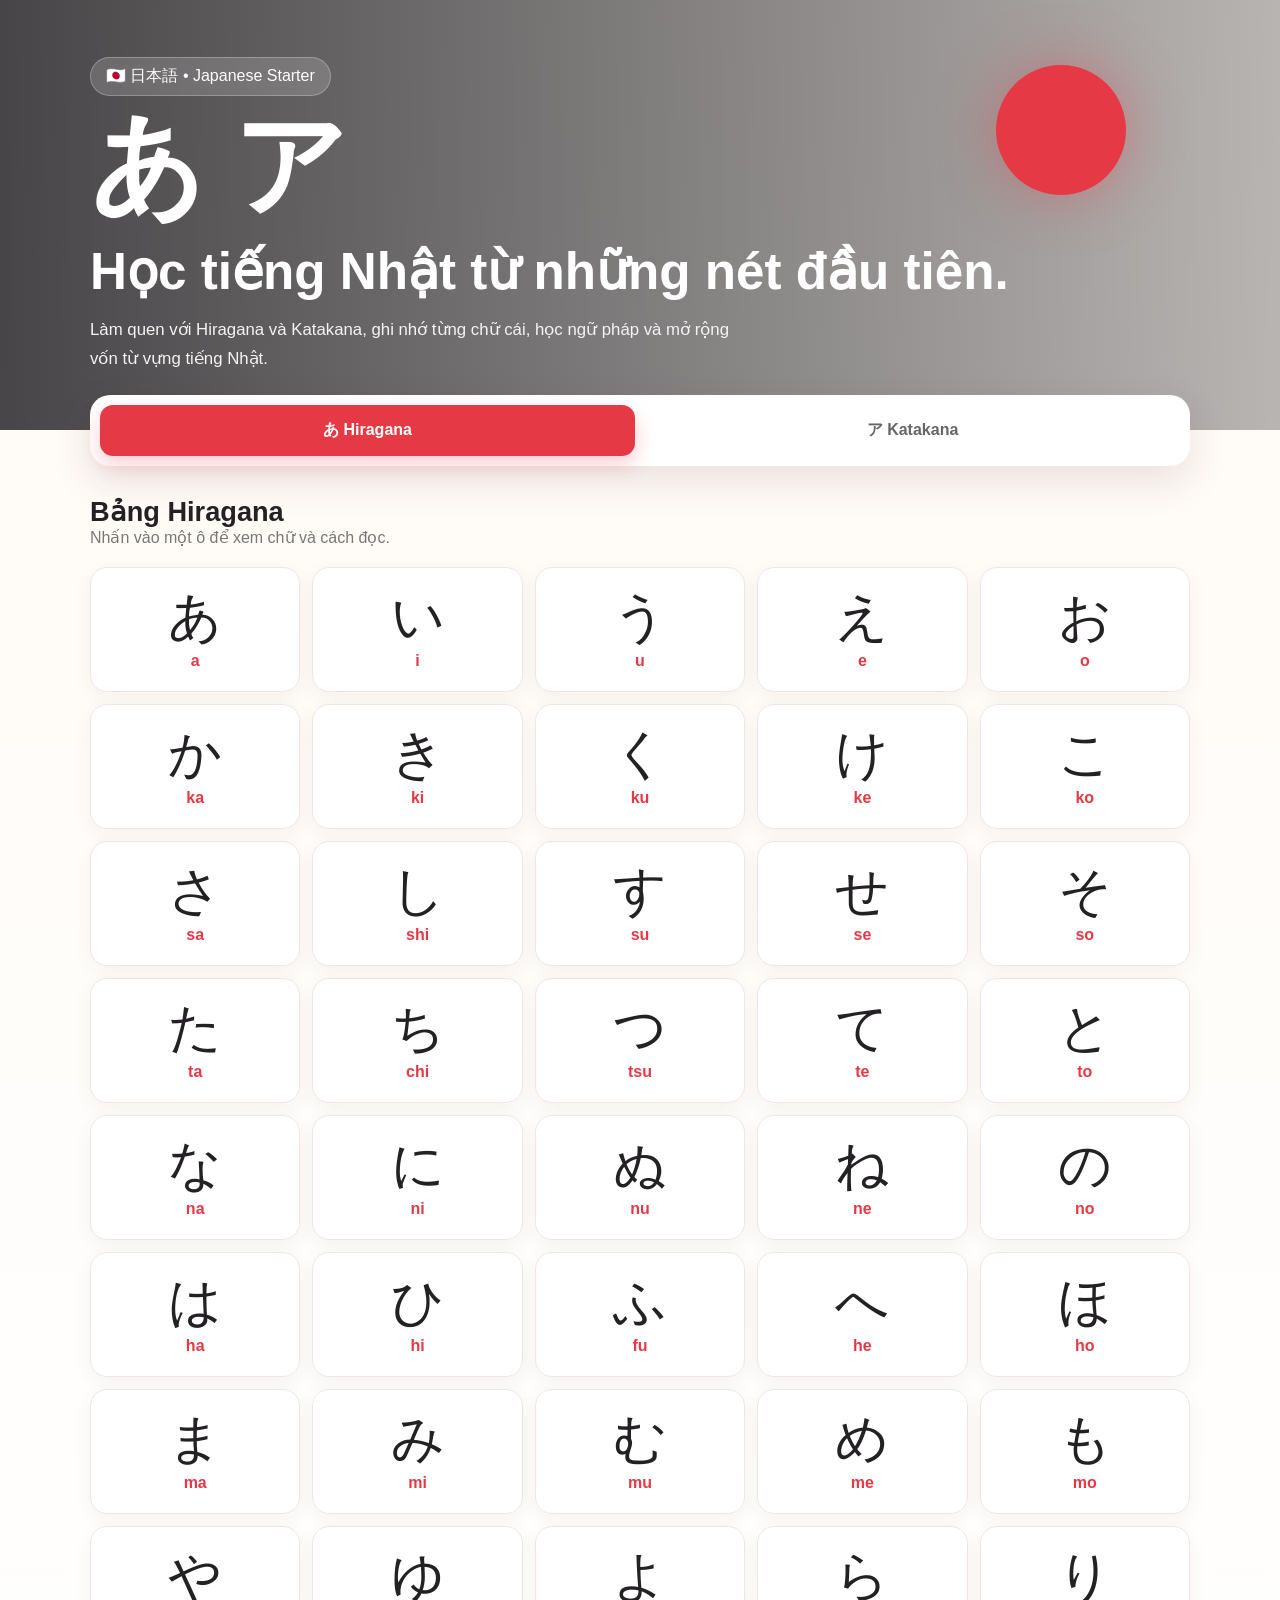
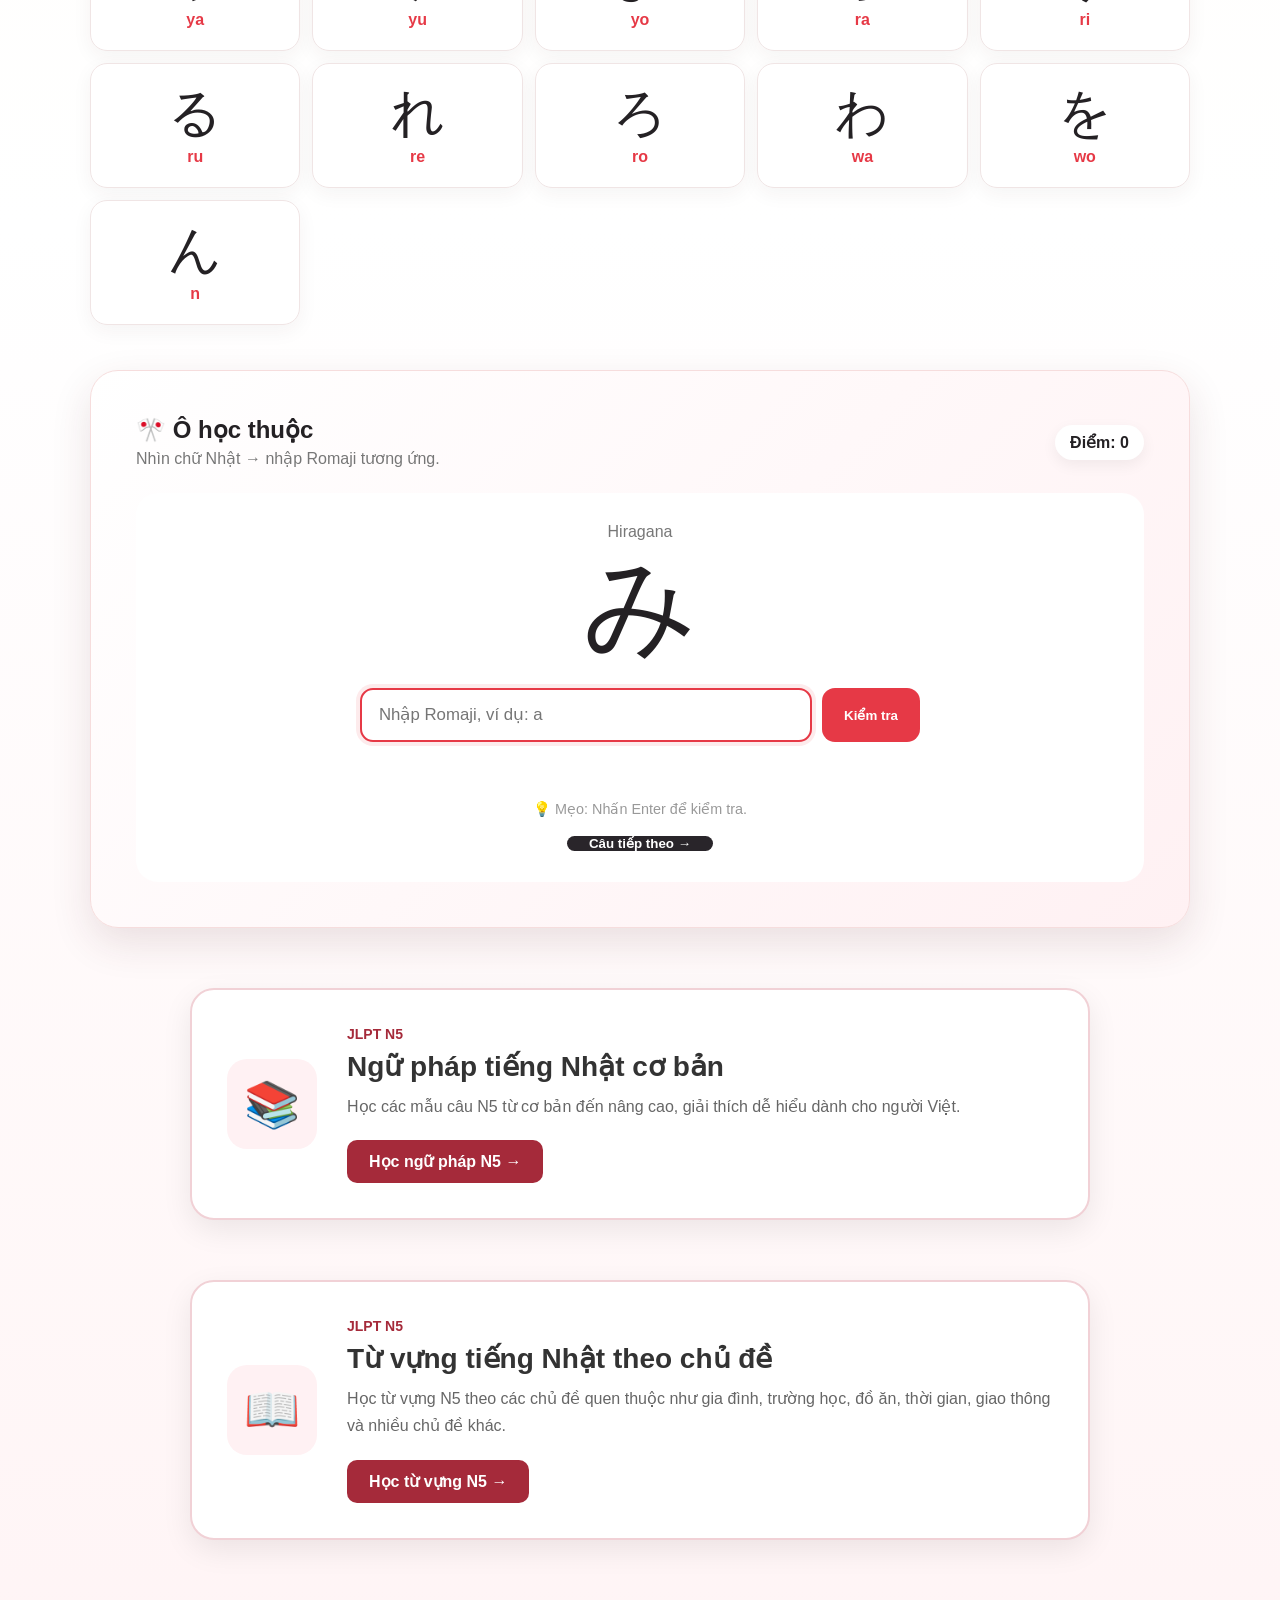
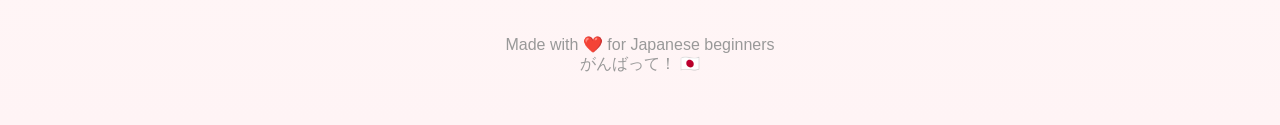
<file: index.html>
<!DOCTYPE html>
<html lang="vi">

<head>
    <meta charset="UTF-8">

    <meta name="viewport" content="width=device-width, initial-scale=1.0">

    <title>日本語 - Học tiếng Nhật</title>

    <link rel="stylesheet" href="style.css">
</head>

<body>

    <!-- ================= HEADER ================= -->

    <header>
        <div class="hero">

            <div class="badge">
                🇯🇵 日本語 • Japanese Starter
            </div>

            <div class="jp-title">
                あ ア
            </div>

            <h1>
                Học tiếng Nhật từ những nét đầu tiên.
            </h1>

            <p>
                Làm quen với Hiragana và Katakana,
                ghi nhớ từng chữ cái, học ngữ pháp
                và mở rộng vốn từ vựng tiếng Nhật.
            </p>

        </div>
    </header>


    <!-- ================= NỘI DUNG ================= -->

    <main>

        <!-- ================= KANA ================= -->

        <div class="tabs">

            <button
                class="tab active"
                id="hiraganaTab"
                onclick="switchTable('hiragana')"
            >
                あ Hiragana
            </button>

            <button
                class="tab"
                id="katakanaTab"
                onclick="switchTable('katakana')"
            >
                ア Katakana
            </button>

        </div>


        <section>

            <div class="section-title">

                <div>

                    <h2 id="tableTitle">
                        Bảng Hiragana
                    </h2>

                    <p>
                        Nhấn vào một ô để xem chữ
                        và cách đọc.
                    </p>

                </div>

            </div>


            <div
                class="kana-grid"
                id="kanaGrid"
            >
            </div>

        </section>


        <!-- ================= Ô HỌC THUỘC ================= -->

        <section class="practice">

            <div class="practice-top">

                <div>

                    <h2>
                        🎌 Ô học thuộc
                    </h2>

                    <p>
                        Nhìn chữ Nhật →
                        nhập Romaji tương ứng.
                    </p>

                </div>


                <div class="score">

                    Điểm:
                    <span id="score">
                        0
                    </span>

                </div>

            </div>


            <div class="quiz">

                <div
                    class="quiz-label"
                    id="quizType"
                >
                    Hiragana
                </div>


                <div id="quizKana">
                    あ
                </div>


                <div class="input-row">

                    <input
                        id="answer"
                        type="text"
                        autocomplete="off"
                        placeholder="Nhập Romaji, ví dụ: a"
                    >


                    <button
                        class="action"
                        onclick="checkAnswer()"
                    >
                        Kiểm tra
                    </button>

                </div>


                <div id="feedback">
                </div>


                <div class="hint">

                    💡 Mẹo:
                    Nhấn Enter để kiểm tra.

                </div>


                <button
                    class="action new-btn"
                    onclick="newQuestion()"
                >
                    Câu tiếp theo →
                </button>

            </div>

        </section>


        <!-- ================= NGỮ PHÁP N5 ================= -->

        <section class="n5-section">

            <div class="n5-card">

                <div class="n5-icon">
                    📚
                </div>

                <div class="n5-content">

                    <span class="n5-label">
                        JLPT N5
                    </span>

                    <h2>
                        Ngữ pháp tiếng Nhật cơ bản
                    </h2>

                    <p>
                        Học các mẫu câu N5 từ cơ bản đến nâng cao,
                        giải thích dễ hiểu dành cho người Việt.
                    </p>

                    <a
                        href="grammar.html"
                        class="n5-button"
                    >
                        Học ngữ pháp N5 →
                    </a>

                </div>

            </div>

        </section>


        <!-- ================= TỪ VỰNG ================= -->

        <section class="n5-section">

            <div class="n5-card">

                <div class="n5-icon">
                    📖
                </div>

                <div class="n5-content">

                    <span class="n5-label">
                        JLPT N5
                    </span>

                    <h2>
                        Từ vựng tiếng Nhật theo chủ đề
                    </h2>

                    <p>
                        Học từ vựng N5 theo các chủ đề quen thuộc
                        như gia đình, trường học, đồ ăn, thời gian,
                        giao thông và nhiều chủ đề khác.
                    </p>

                    <a
                        href="vocabulary.html"
                        class="n5-button"
                    >
                        Học từ vựng N5 →
                    </a>

                </div>

            </div>

        </section>

    </main>


    <!-- ================= FOOTER ================= -->

    <footer>

        Made with ❤️ for Japanese beginners

        <br>

        がんばって！ 🇯🇵

    </footer>


    <!-- JavaScript riêng -->

    <script src="script.js"></script>

</body>

</html>
</file>
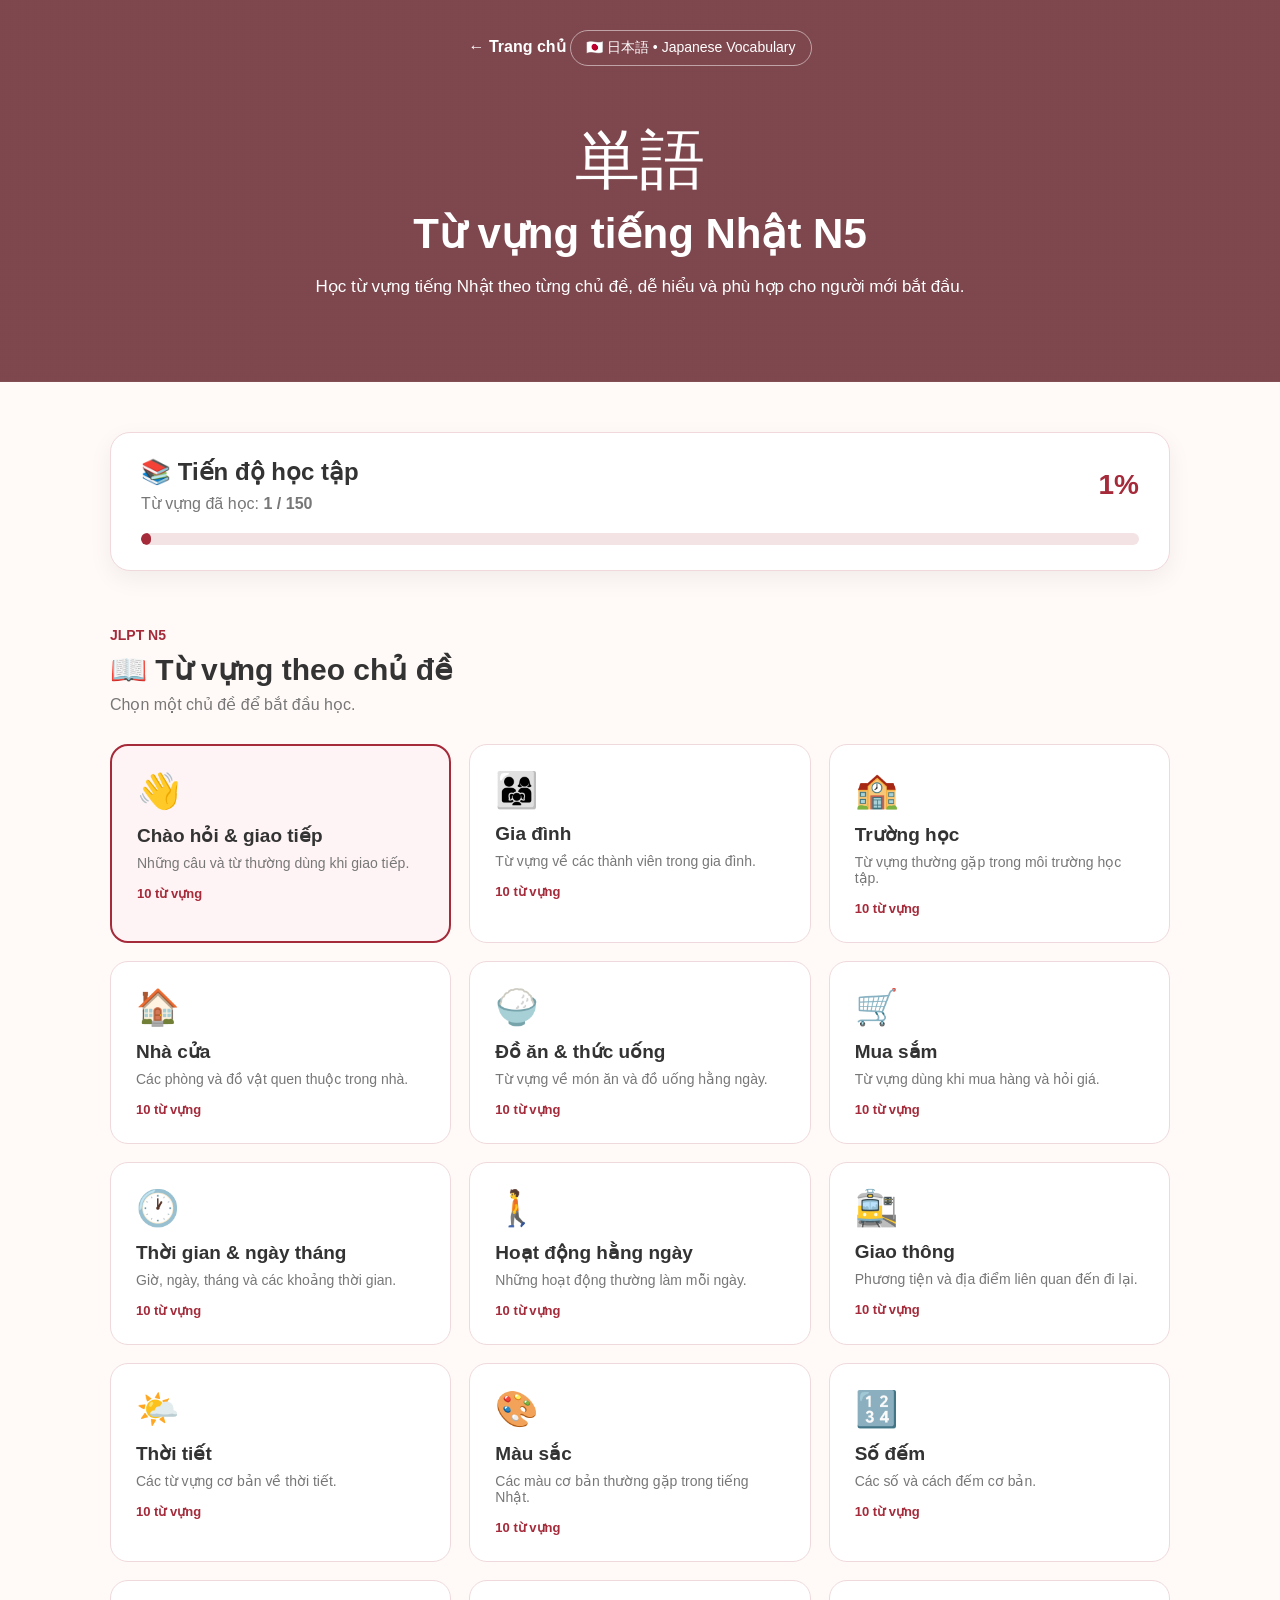
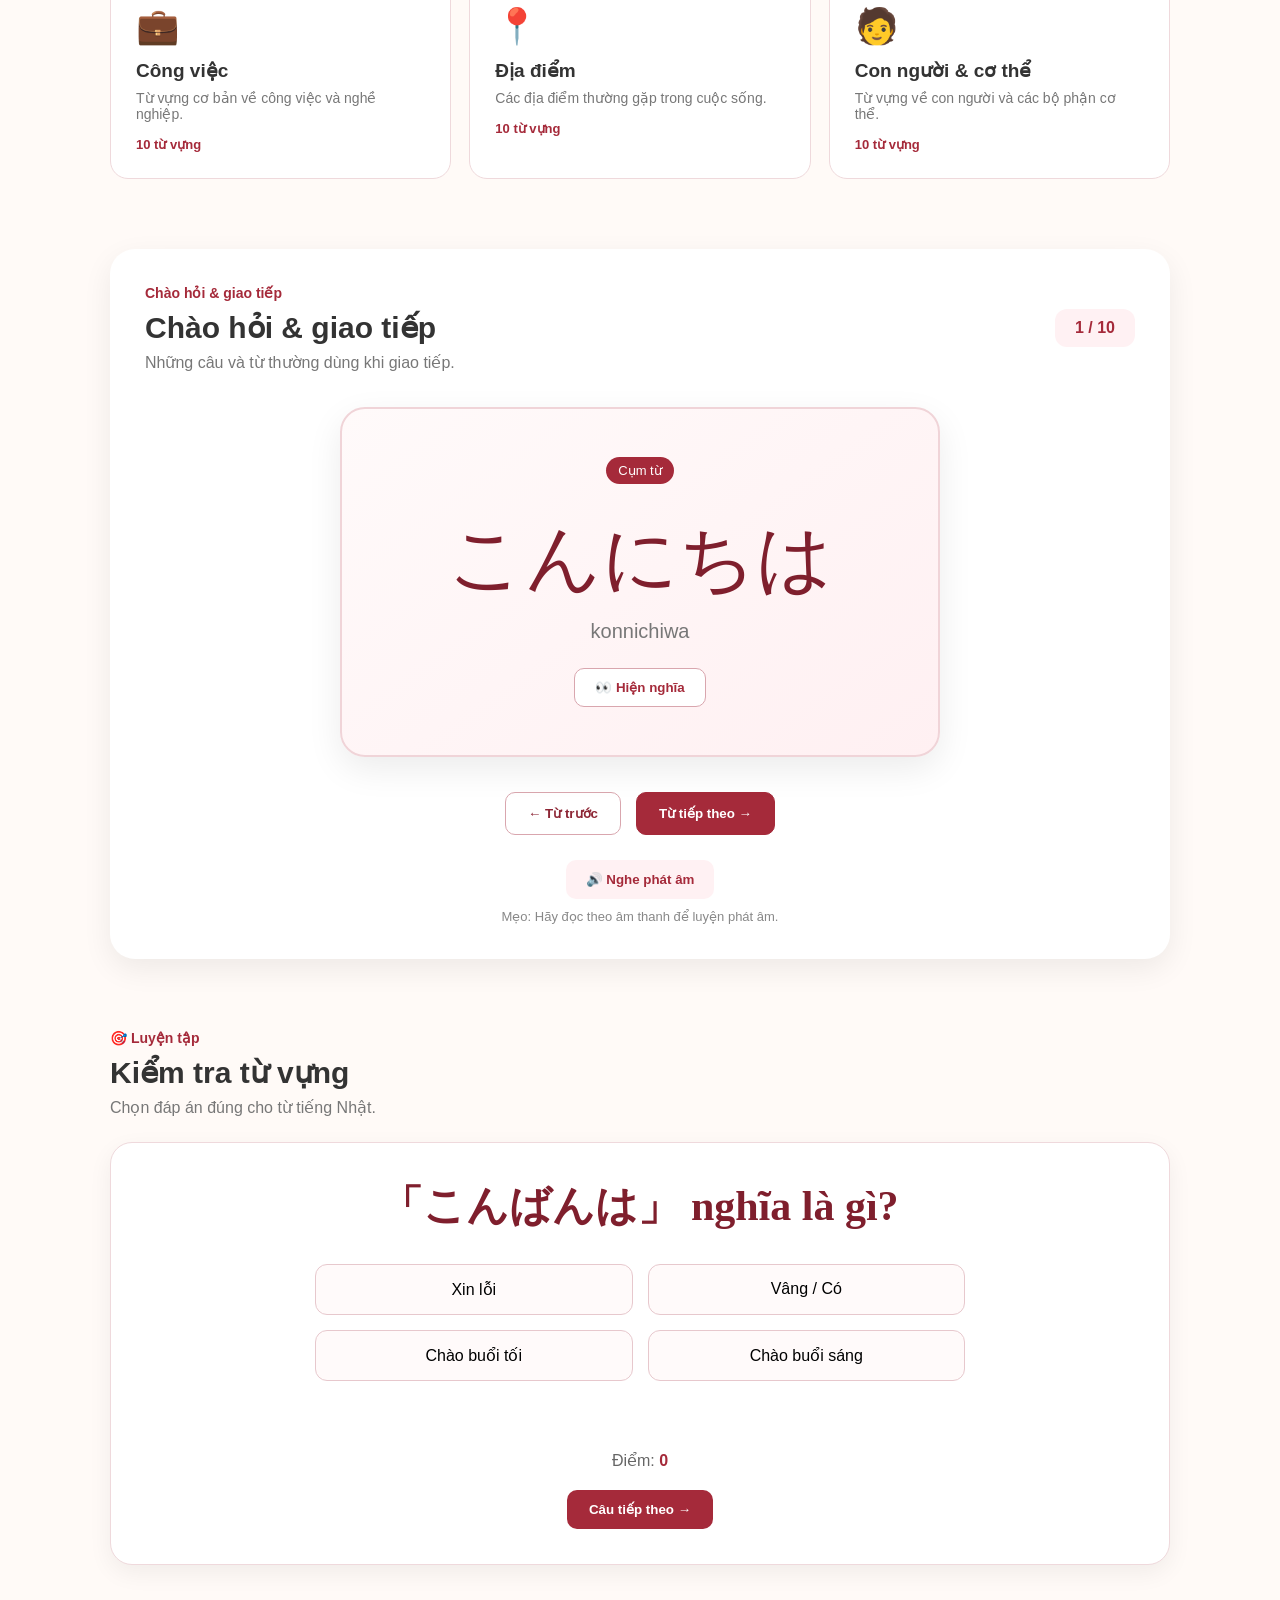
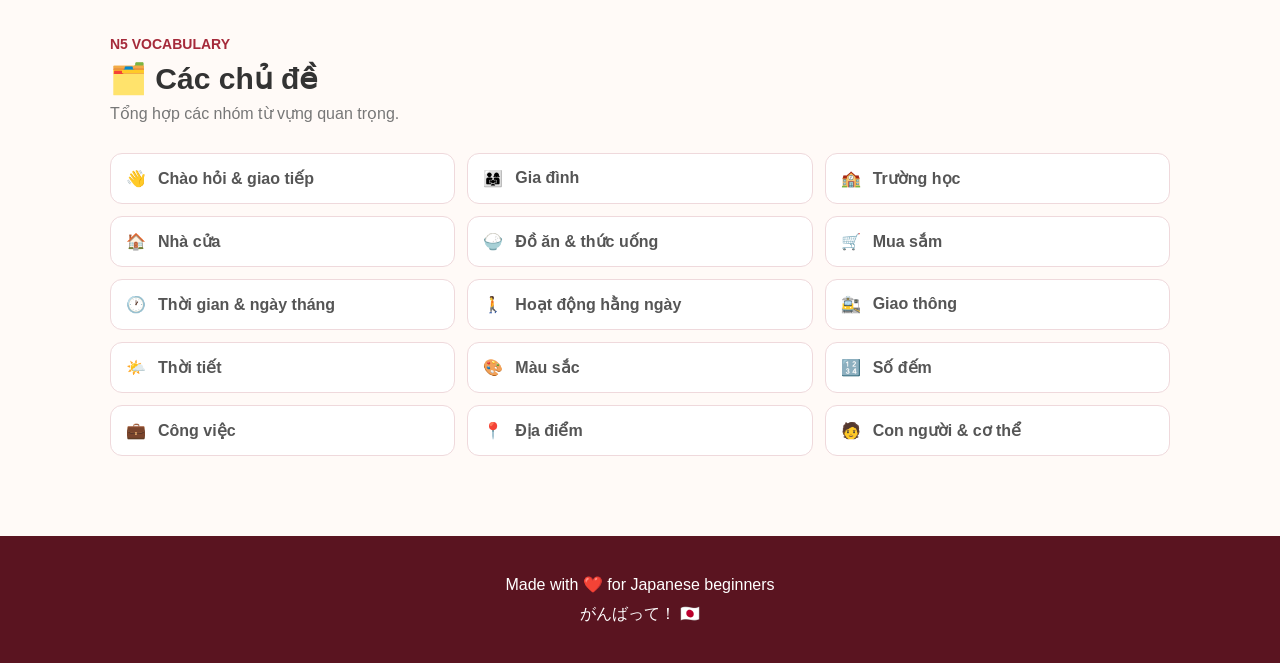
<file: vocabulary.html>
<!DOCTYPE html>
<html lang="vi">

<head>
    <meta charset="UTF-8">

    <meta name="viewport" content="width=device-width, initial-scale=1.0">

    <title>日本語 - Từ vựng N5 theo chủ đề</title>

    <!-- CSS riêng cho từ vựng -->
    <link rel="stylesheet" href="vocabulary.css">
</head>

<body>

    <!-- ================= HEADER ================= -->

    <header class="vocab-header">

        <div class="header-content">

            <a href="index.html" class="back-home">
                ← Trang chủ
            </a>

            <div class="badge">
                🇯🇵 日本語 • Japanese Vocabulary
            </div>

            <div class="jp-title">
                単語
            </div>

            <h1>
                Từ vựng tiếng Nhật N5
            </h1>

            <p>
                Học từ vựng tiếng Nhật theo từng chủ đề,
                dễ hiểu và phù hợp cho người mới bắt đầu.
            </p>

        </div>

    </header>


    <!-- ================= NỘI DUNG ================= -->

    <main>

        <!-- ================= TIẾN ĐỘ ================= -->

        <section class="progress-section">

            <div class="progress-info">

                <div>

                    <h2>
                        📚 Tiến độ học tập
                    </h2>

                    <p>
                        Từ vựng đã học:
                        <strong id="learnedCount">0</strong>
                    </p>

                </div>

                <div class="progress-percent">
                    <span id="progressPercent">
                        0%
                    </span>
                </div>

            </div>


            <div class="progress-bar">

                <div
                    class="progress-fill"
                    id="progressFill"
                ></div>

            </div>

        </section>


        <!-- ================= CHỦ ĐỀ ================= -->

        <section class="topics-section">

            <div class="section-title">

                <span>
                    JLPT N5
                </span>

                <h2>
                    📖 Từ vựng theo chủ đề
                </h2>

                <p>
                    Chọn một chủ đề để bắt đầu học.
                </p>

            </div>


            <div
                class="topics-grid"
                id="topicsGrid"
            >

                <!-- JavaScript sẽ tạo các chủ đề ở đây -->

            </div>

        </section>


        <!-- ================= KHU VỰC HỌC TỪ ================= -->

        <section
            class="vocabulary-section"
            id="vocabularySection"
        >

            <div class="vocabulary-header">

                <div>

                    <span
                        class="topic-label"
                        id="topicLabel"
                    >
                        Chủ đề
                    </span>

                    <h2 id="topicTitle">
                        Chọn một chủ đề
                    </h2>

                    <p id="topicDescription">
                        Chọn một chủ đề phía trên để bắt đầu học từ vựng.
                    </p>

                </div>

                <div class="topic-count">

                    <span id="topicProgress">
                        0 / 0
                    </span>

                </div>

            </div>


            <!-- ================= FLASHCARD ================= -->

            <div class="flashcard-container">

                <div
                    class="flashcard"
                    id="flashcard"
                >

                    <div class="flashcard-front">

                        <span class="word-type" id="wordType">
                            Danh từ
                        </span>

                        <div
                            class="japanese-word"
                            id="japaneseWord"
                        >
                            単語
                        </div>

                        <div
                            class="word-romaji"
                            id="wordRomaji"
                        >
                            tango
                        </div>

                        <button
                            class="show-meaning-button"
                            id="showMeaningButton"
                        >
                            👀 Hiện nghĩa
                        </button>

                    </div>


                    <div
                        class="word-meaning"
                        id="wordMeaning"
                    >
                        Nghĩa tiếng Việt
                    </div>

                </div>

            </div>


            <!-- ================= NÚT ĐIỀU KHIỂN ================= -->

            <div class="flashcard-controls">

                <button
                    class="control-button"
                    id="previousWordButton"
                >
                    ← Từ trước
                </button>

                <button
                    class="control-button primary"
                    id="nextWordButton"
                >
                    Từ tiếp theo →
                </button>

            </div>


            <!-- ================= PHÁT ÂM ================= -->

            <div class="pronunciation-box">

                <button
                    class="audio-button"
                    id="audioButton"
                >
                    🔊 Nghe phát âm
                </button>

                <p>
                    Mẹo: Hãy đọc theo âm thanh để luyện phát âm.
                </p>

            </div>

        </section>


        <!-- ================= QUIZ ================= -->

        <section class="vocabulary-quiz">

            <div class="quiz-heading">

                <span>
                    🎯 Luyện tập
                </span>

                <h2>
                    Kiểm tra từ vựng
                </h2>

                <p>
                    Chọn đáp án đúng cho từ tiếng Nhật.
                </p>

            </div>


            <div class="quiz-card">

                <div
                    class="quiz-question"
                    id="vocabQuestion"
                >
                    Chọn một chủ đề để bắt đầu.
                </div>


                <div
                    class="quiz-answers"
                    id="vocabAnswers"
                >

                    <!-- JavaScript sẽ tạo đáp án -->

                </div>


                <div
                    class="quiz-feedback"
                    id="vocabQuizFeedback"
                >
                </div>


                <div class="quiz-score">

                    Điểm:
                    <strong id="vocabQuizScore">
                        0
                    </strong>

                </div>


                <button
                    class="quiz-next-button"
                    id="nextQuizButton"
                >
                    Câu tiếp theo →
                </button>

            </div>

        </section>


        <!-- ================= DANH SÁCH CHỦ ĐỀ ================= -->

        <section class="all-topics">

            <div class="section-title">

                <span>
                    N5 Vocabulary
                </span>

                <h2>
                    🗂️ Các chủ đề
                </h2>

                <p>
                    Tổng hợp các nhóm từ vựng quan trọng.
                </p>

            </div>


            <div class="topic-list">

                <div class="topic-item">
                    👋
                    <span>Chào hỏi & giao tiếp</span>
                </div>

                <div class="topic-item">
                    👨‍👩‍👧
                    <span>Gia đình</span>
                </div>

                <div class="topic-item">
                    🏫
                    <span>Trường học</span>
                </div>

                <div class="topic-item">
                    🏠
                    <span>Nhà cửa</span>
                </div>

                <div class="topic-item">
                    🍚
                    <span>Đồ ăn & thức uống</span>
                </div>

                <div class="topic-item">
                    🛒
                    <span>Mua sắm</span>
                </div>

                <div class="topic-item">
                    🕐
                    <span>Thời gian & ngày tháng</span>
                </div>

                <div class="topic-item">
                    🚶
                    <span>Hoạt động hằng ngày</span>
                </div>

                <div class="topic-item">
                    🚉
                    <span>Giao thông</span>
                </div>

                <div class="topic-item">
                    🌤️
                    <span>Thời tiết</span>
                </div>

                <div class="topic-item">
                    🎨
                    <span>Màu sắc</span>
                </div>

                <div class="topic-item">
                    🔢
                    <span>Số đếm</span>
                </div>

                <div class="topic-item">
                    💼
                    <span>Công việc</span>
                </div>

                <div class="topic-item">
                    📍
                    <span>Địa điểm</span>
                </div>

                <div class="topic-item">
                    🧑
                    <span>Con người & cơ thể</span>
                </div>

            </div>

        </section>

    </main>


    <!-- ================= FOOTER ================= -->

    <footer>

        Made with ❤️ for Japanese beginners

        <br>

        がんばって！ 🇯🇵

    </footer>


    <!-- JavaScript riêng -->

    <script src="vocabulary.js"></script>

</body>

</html>
</file>
<file: style.css>
* {
    box-sizing: border-box;
    margin: 0;
    padding: 0;
}

:root {
    --red: #e63946;
    --dark-red: #b91c2b;
    --cream: #fffaf4;
    --pink: #fff1f3;
    --text: #242124;
    --gray: #777;
    --white: #ffffff;
    --shadow: 0 15px 40px rgba(80, 35, 45, 0.12);
}

html {
    scroll-behavior: smooth;
}

body {
    font-family: "Segoe UI", Arial, sans-serif;
    color: var(--text);
    background: linear-gradient(
        180deg,
        #fffaf4 0%,
        #ffffff 55%,
        #fff4f5 100%
    );
    min-height: 100vh;
}

/* ================= HEADER ================= */

header {
    min-height: 430px;
    display: flex;
    align-items: center;
    position: relative;
    overflow: hidden;

    background:
        linear-gradient(
            90deg,
            rgba(20, 18, 23, 0.78),
            rgba(20, 18, 23, 0.3)
        ),
        url("https://images.unsplash.com/photo-1528360983277-13d401cdc186?auto=format&fit=crop&w=1800&q=85")
        center / cover;
}

header::after {
    content: "";
    position: absolute;

    width: 130px;
    height: 130px;

    right: 12%;
    top: 15%;

    border-radius: 50%;

    background: #e63946;

    box-shadow:
        0 0 60px rgba(230, 57, 70, 0.4);
}

.hero {
    width: min(1100px, 92%);
    margin: auto;

    position: relative;
    z-index: 2;

    color: white;
}

.badge {
    display: inline-block;

    padding: 8px 15px;
    margin-bottom: 20px;

    border-radius: 50px;

    background: rgba(255, 255, 255, 0.16);

    border: 1px solid rgba(255, 255, 255, 0.25);

    backdrop-filter: blur(8px);
}

.jp-title {
    font-family: "Yu Mincho", serif;

    font-size: clamp(4rem, 9vw, 7rem);

    font-weight: bold;

    line-height: 0.9;

    margin-bottom: 25px;
}

.hero h1 {
    font-size: clamp(2rem, 4vw, 3.2rem);

    margin-bottom: 15px;
}

.hero p {
    max-width: 650px;

    font-size: 1.05rem;

    line-height: 1.7;

    color: #f4f4f4;
}

/* ================= MAIN ================= */

main {
    width: min(1100px, 92%);

    margin: -35px auto 60px;

    position: relative;
    z-index: 5;
}

/* ================= TABS ================= */

.tabs {
    display: flex;
    gap: 10px;

    background: white;

    padding: 10px;

    border-radius: 20px;

    box-shadow: var(--shadow);

    margin-bottom: 30px;
}

.tab {
    flex: 1;

    border: none;

    background: transparent;

    padding: 15px;

    border-radius: 13px;

    font-size: 1rem;

    font-weight: bold;

    color: #666;

    cursor: pointer;

    transition: 0.2s;
}

.tab:hover {
    background: #fff0f1;
}

.tab.active {
    background: var(--red);

    color: white;

    box-shadow:
        0 8px 20px rgba(230, 57, 70, 0.25);
}

/* ================= TITLE ================= */

.section-title {
    margin: 20px 0;

    display: flex;

    justify-content: space-between;

    align-items: end;
}

.section-title h2 {
    font-size: 1.7rem;
}

.section-title p {
    color: var(--gray);
}

/* ================= KANA GRID ================= */

.kana-grid {
    display: grid;

    grid-template-columns:
        repeat(5, 1fr);

    gap: 12px;
}

.kana-card {
    min-height: 125px;

    padding: 15px;

    text-align: center;

    background: rgba(255, 255, 255, 0.95);

    border: 1px solid #f0e5e5;

    border-radius: 17px;

    box-shadow:
        0 6px 20px rgba(60, 30, 40, 0.05);

    cursor: pointer;

    transition:
        transform 0.18s,
        box-shadow 0.18s,
        border 0.18s;
}

.kana-card:hover,
.kana-card.selected {
    transform: translateY(-5px);

    border-color: rgba(230, 57, 70, 0.5);

    box-shadow:
        0 12px 28px rgba(230, 57, 70, 0.13);
}

.kana {
    font-family:
        "Yu Mincho",
        "Noto Serif JP",
        serif;

    font-size: 3.3rem;

    line-height: 1;

    margin: 8px 0;
}

.romaji {
    color: var(--red);

    font-weight: bold;
}

.meaning {
    font-size: 0.8rem;

    color: #999;

    margin-top: 4px;
}

/* ================= PRACTICE ================= */

.practice {
    margin-top: 45px;

    padding: clamp(22px, 5vw, 45px);

    border-radius: 28px;

    background:
        linear-gradient(
            135deg,
            #ffffff,
            #fff1f3
        );

    border: 1px solid #f6dddd;

    box-shadow: var(--shadow);
}

.practice-top {
    display: flex;

    justify-content: space-between;

    align-items: center;

    gap: 15px;

    margin-bottom: 25px;
}

.practice-top p {
    color: var(--gray);

    margin-top: 5px;
}

.score {
    padding: 8px 15px;

    border-radius: 50px;

    background: white;

    font-weight: bold;

    box-shadow:
        0 5px 15px rgba(0, 0, 0, 0.06);
}

/* ================= QUIZ ================= */

.quiz {
    background: white;

    border-radius: 22px;

    padding: 30px 20px;

    text-align: center;
}

.quiz-label {
    color: var(--gray);

    margin-bottom: 10px;
}

#quizKana {
    font-family:
        "Yu Mincho",
        "Noto Serif JP",
        serif;

    font-size: 7rem;

    line-height: 1;

    margin-bottom: 25px;
}

/* ================= INPUT ================= */

.input-row {
    display: flex;

    gap: 10px;

    max-width: 560px;

    margin: auto;
}

#answer {
    flex: 1;

    border: 2px solid #eadede;

    border-radius: 13px;

    padding: 15px 17px;

    font-size: 1.05rem;

    outline: none;

    transition: 0.2s;
}

#answer:focus {
    border-color: var(--red);

    box-shadow:
        0 0 0 4px rgba(230, 57, 70, 0.1);
}

/* ================= BUTTON ================= */

.action {
    border: none;

    border-radius: 13px;

    padding: 0 22px;

    background: var(--red);

    color: white;

    font-weight: bold;

    cursor: pointer;

    transition: 0.2s;
}

.action:hover {
    background: var(--dark-red);

    transform: translateY(-2px);
}

.new-btn {
    margin-top: 18px;

    background: #29252a;
}

.new-btn:hover {
    background: #111;
}

/* ================= FEEDBACK ================= */

#feedback {
    min-height: 30px;

    margin-top: 16px;

    font-weight: bold;
}

.correct {
    color: #18864b;
}

.wrong {
    color: var(--red);
}

.hint {
    margin-top: 13px;

    color: #999;

    font-size: 0.9rem;
}

/* ================= FOOTER ================= */

footer {
    text-align: center;

    padding: 35px 20px 50px;

    color: #999;
}

/* ================= RESPONSIVE ================= */

@media (max-width: 750px) {

    .kana-grid {
        grid-template-columns:
            repeat(4, 1fr);
    }

    .input-row {
        flex-direction: column;
    }

    .action {
        min-height: 50px;
    }
}

@media (max-width: 500px) {

    .kana-grid {
        grid-template-columns:
            repeat(3, 1fr);
    }

    .kana-card {
        min-height: 110px;
    }

    .kana {
        font-size: 2.7rem;
    }

    #quizKana {
        font-size: 5.5rem;
    }

    .practice-top {
        align-items: flex-start;

        flex-direction: column;
    }
}
/* ================= NGỮ PHÁP N5 ================= */

.n5-section {
    margin: 60px 0;
    padding: 0 20px;
}

.n5-card {
    max-width: 900px;
    margin: 0 auto;
    padding: 35px;
    display: flex;
    align-items: center;
    gap: 30px;

    background: #fff;
    border: 2px solid #f1d1d6;
    border-radius: 24px;

    box-shadow: 0 10px 30px rgba(0, 0, 0, 0.08);

    transition: transform 0.25s ease,
                box-shadow 0.25s ease;
}

.n5-card:hover {
    transform: translateY(-5px);
    box-shadow: 0 15px 35px rgba(0, 0, 0, 0.12);
}

.n5-icon {
    width: 90px;
    height: 90px;

    display: flex;
    align-items: center;
    justify-content: center;

    flex-shrink: 0;

    font-size: 45px;

    background: #fff1f3;
    border-radius: 20px;
}

.n5-content {
    flex: 1;
}

.n5-label {
    display: inline-block;

    margin-bottom: 8px;

    font-size: 14px;
    font-weight: 700;

    color: #a52a3a;
}

.n5-content h2 {
    margin: 0 0 10px;

    font-size: 28px;
    color: #333;
}

.n5-content p {
    margin: 0 0 20px;

    line-height: 1.7;
    color: #666;
}

.n5-button {
    display: inline-block;

    padding: 12px 22px;

    color: white;
    background: #a52a3a;

    border-radius: 10px;

    text-decoration: none;
    font-weight: 700;

    transition: 0.2s;
}

.n5-button:hover {
    background: #7f1f2d;
}


/* Mobile */

@media (max-width: 600px) {

    .n5-card {
        flex-direction: column;
        text-align: center;
        padding: 25px 20px;
    }

    .n5-content h2 {
        font-size: 23px;
    }

    .n5-button {
        width: 100%;
        box-sizing: border-box;
    }

}
</file>
<file: vocabulary.css>
/* =========================
   CÀI ĐẶT CHUNG
========================= */

* {
    box-sizing: border-box;
}

html {
    scroll-behavior: smooth;
}

body {
    margin: 0;
    font-family: Arial, sans-serif;
    background: #fffaf7;
    color: #333;
}


/* =========================
   HEADER
========================= */

.vocab-header {
    background:
        linear-gradient(
            rgba(90, 20, 30, 0.78),
            rgba(90, 20, 30, 0.78)
        ),
        url("https://images.unsplash.com/photo-1528360983277-13d401cdc186?auto=format&fit=crop&w=1600&q=80");

    background-size: cover;
    background-position: center;

    color: white;
    padding: 30px 20px 80px;
}

.header-content {
    max-width: 1100px;
    margin: auto;
    text-align: center;
}

.back-home {
    display: inline-block;
    margin-bottom: 35px;

    color: white;
    text-decoration: none;
    font-weight: bold;
}

.back-home:hover {
    text-decoration: underline;
}

.badge {
    display: inline-block;

    padding: 8px 15px;

    border: 1px solid rgba(255,255,255,0.5);
    border-radius: 30px;

    font-size: 14px;
}

.jp-title {
    margin: 25px 0 5px;

    font-size: 65px;
    font-family: "Yu Mincho", "Noto Serif JP", serif;
}

.vocab-header h1 {
    margin: 0 0 15px;

    font-size: 42px;
}

.vocab-header p {
    max-width: 650px;
    margin: auto;

    line-height: 1.7;
    font-size: 17px;
}


/* =========================
   MAIN
========================= */

main {
    max-width: 1100px;
    margin: auto;
    padding: 50px 20px;
}


/* =========================
   TIẾN ĐỘ
========================= */

.progress-section {
    margin-bottom: 55px;

    padding: 25px 30px;

    background: white;

    border: 1px solid #f0d8dc;
    border-radius: 20px;

    box-shadow: 0 8px 25px rgba(0,0,0,0.06);
}

.progress-info {
    display: flex;
    align-items: center;
    justify-content: space-between;
    gap: 20px;
}

.progress-info h2 {
    margin: 0 0 8px;
}

.progress-info p {
    margin: 0;
    color: #777;
}

.progress-percent {
    font-size: 28px;
    font-weight: bold;
    color: #a52a3a;
}

.progress-bar {
    height: 12px;

    margin-top: 20px;

    background: #f3e3e5;

    border-radius: 20px;
    overflow: hidden;
}

.progress-fill {
    width: 0;
    height: 100%;

    background: #a52a3a;

    border-radius: 20px;

    transition: width 0.4s ease;
}


/* =========================
   TIÊU ĐỀ SECTION
========================= */

.section-title {
    margin-bottom: 30px;
}

.section-title span {
    color: #a52a3a;

    font-size: 14px;
    font-weight: bold;

    text-transform: uppercase;
}

.section-title h2 {
    margin: 8px 0;

    font-size: 30px;
}

.section-title p {
    margin: 0;

    color: #777;
}


/* =========================
   CHỦ ĐỀ
========================= */

.topics-section {
    margin-bottom: 70px;
}

.topics-grid {
    display: grid;

    grid-template-columns:
        repeat(3, 1fr);

    gap: 18px;
}

.topic-card {
    padding: 25px;

    background: white;

    border: 1px solid #efd9dc;
    border-radius: 18px;

    cursor: pointer;

    transition:
        transform 0.2s ease,
        box-shadow 0.2s ease,
        border-color 0.2s ease;
}

.topic-card:hover {
    transform: translateY(-4px);

    border-color: #d99aa5;

    box-shadow:
        0 10px 25px rgba(0,0,0,0.08);
}

.topic-card.active {
    border: 2px solid #a52a3a;

    background: #fff4f5;
}

.topic-icon {
    font-size: 35px;

    margin-bottom: 12px;
}

.topic-card h3 {
    margin: 0 0 8px;

    font-size: 19px;
}

.topic-card p {
    margin: 0;

    color: #777;

    font-size: 14px;
}

.topic-number {
    display: inline-block;

    margin-top: 15px;

    color: #a52a3a;

    font-size: 13px;
    font-weight: bold;
}


/* =========================
   KHU VỰC FLASHCARD
========================= */

.vocabulary-section {
    margin-bottom: 70px;

    padding: 35px;

    background: white;

    border-radius: 25px;

    box-shadow:
        0 10px 30px rgba(0,0,0,0.07);
}

.vocabulary-header {
    display: flex;

    align-items: center;
    justify-content: space-between;

    gap: 20px;

    margin-bottom: 30px;
}

.topic-label {
    color: #a52a3a;

    font-size: 14px;
    font-weight: bold;
}

.vocabulary-header h2 {
    margin: 8px 0;

    font-size: 30px;
}

.vocabulary-header p {
    margin: 0;

    color: #777;
}

.topic-count {
    min-width: 80px;

    padding: 10px 15px;

    text-align: center;

    background: #fff1f3;

    color: #a52a3a;

    border-radius: 12px;

    font-weight: bold;
}


/* =========================
   FLASHCARD
========================= */

.flashcard-container {
    display: flex;
    justify-content: center;

    margin: 35px 0;
}

.flashcard {
    position: relative;

    width: 100%;
    max-width: 600px;
    min-height: 350px;

    display: flex;
    flex-direction: column;

    align-items: center;
    justify-content: center;

    padding: 40px;

    background:
        linear-gradient(
            145deg,
            #fffafa,
            #fff0f2
        );

    border: 2px solid #f0d4d8;

    border-radius: 25px;

    text-align: center;

    box-shadow:
        0 12px 35px rgba(0,0,0,0.08);
}

.word-type {
    display: inline-block;

    margin-bottom: 25px;

    padding: 6px 12px;

    background: #a52a3a;
    color: white;

    border-radius: 20px;

    font-size: 13px;
}

.japanese-word {
    font-family:
        "Yu Mincho",
        "Noto Serif JP",
        serif;

    font-size: 75px;

    color: #7f1f2d;

    margin-bottom: 10px;
}

.word-romaji {
    font-size: 20px;

    color: #777;

    margin-bottom: 25px;
}

.show-meaning-button {
    padding: 11px 20px;

    background: white;

    border: 1px solid #d9a6ae;

    color: #a52a3a;

    border-radius: 10px;

    cursor: pointer;

    font-weight: bold;
}

.show-meaning-button:hover {
    background: #fff1f3;
}

.word-meaning {
    display: none;

    margin-top: 25px;

    font-size: 24px;

    font-weight: bold;

    color: #333;
}

.word-meaning.show {
    display: block;
}


/* =========================
   NÚT FLASHCARD
========================= */

.flashcard-controls {
    display: flex;

    justify-content: center;

    gap: 15px;
}

.control-button {
    padding: 13px 22px;

    border: 1px solid #d9a6ae;

    background: white;

    color: #8d2635;

    border-radius: 10px;

    cursor: pointer;

    font-weight: bold;

    transition: 0.2s;
}

.control-button:hover {
    background: #fff1f3;
}

.control-button.primary {
    background: #a52a3a;

    color: white;

    border-color: #a52a3a;
}

.control-button.primary:hover {
    background: #7f1f2d;
}


/* =========================
   PHÁT ÂM
========================= */

.pronunciation-box {
    margin-top: 25px;

    text-align: center;
}

.audio-button {
    padding: 12px 20px;

    border: none;

    background: #fff1f3;

    color: #a52a3a;

    border-radius: 10px;

    cursor: pointer;

    font-weight: bold;
}

.audio-button:hover {
    background: #f9dfe3;
}

.pronunciation-box p {
    margin: 10px 0 0;

    color: #888;

    font-size: 13px;
}


/* =========================
   QUIZ
========================= */

.vocabulary-quiz {
    margin-bottom: 70px;
}

.quiz-heading {
    margin-bottom: 25px;
}

.quiz-heading span {
    color: #a52a3a;

    font-size: 14px;
    font-weight: bold;
}

.quiz-heading h2 {
    margin: 8px 0;

    font-size: 30px;
}

.quiz-heading p {
    margin: 0;

    color: #777;
}

.quiz-card {
    padding: 35px;

    background: white;

    border: 1px solid #efd9dc;

    border-radius: 22px;

    text-align: center;

    box-shadow:
        0 8px 25px rgba(0,0,0,0.06);
}

.quiz-question {
    margin-bottom: 30px;

    font-family:
        "Yu Mincho",
        "Noto Serif JP",
        serif;

    font-size: 42px;

    font-weight: bold;

    color: #7f1f2d;
}

.quiz-answers {
    display: grid;

    grid-template-columns:
        repeat(2, 1fr);

    gap: 15px;

    max-width: 650px;

    margin: auto;
}

.quiz-answer {
    padding: 15px;

    background: #fffafa;

    border: 1px solid #e7c8cd;

    border-radius: 12px;

    cursor: pointer;

    font-size: 16px;

    transition: 0.2s;
}

.quiz-answer:hover {
    background: #fff1f3;

    border-color: #a52a3a;
}

.quiz-answer.correct {
    background: #e6f5e9;

    border-color: #67a875;
}

.quiz-answer.wrong {
    background: #fbe5e7;

    border-color: #d46b76;
}

.quiz-feedback {
    min-height: 30px;

    margin: 20px 0;

    font-weight: bold;
}

.quiz-score {
    margin-bottom: 20px;

    color: #666;
}

.quiz-score strong {
    color: #a52a3a;
}

.quiz-next-button {
    padding: 12px 22px;

    border: none;

    background: #a52a3a;

    color: white;

    border-radius: 10px;

    cursor: pointer;

    font-weight: bold;
}

.quiz-next-button:hover {
    background: #7f1f2d;
}


/* =========================
   DANH SÁCH CHỦ ĐỀ
========================= */

.all-topics {
    margin-bottom: 30px;
}

.topic-list {
    display: grid;

    grid-template-columns:
        repeat(3, 1fr);

    gap: 12px;
}

.topic-item {
    display: flex;

    align-items: center;

    gap: 12px;

    padding: 15px;

    background: white;

    border: 1px solid #efd9dc;

    border-radius: 12px;

    font-weight: 600;
}

.topic-item span {
    color: #555;
}


/* =========================
   FOOTER
========================= */

footer {
    padding: 35px 20px;

    background: #5a1420;

    color: white;

    text-align: center;

    line-height: 1.8;
}


/* =========================
   RESPONSIVE
========================= */

@media (max-width: 900px) {

    .topics-grid {
        grid-template-columns:
            repeat(2, 1fr);
    }

    .topic-list {
        grid-template-columns:
            repeat(2, 1fr);
    }

}


@media (max-width: 600px) {

    .vocab-header {
        padding-bottom: 60px;
    }

    .jp-title {
        font-size: 50px;
    }

    .vocab-header h1 {
        font-size: 30px;
    }

    main {
        padding: 35px 15px;
    }

    .progress-section {
        padding: 20px;
    }

    .progress-info {
        align-items: flex-start;
    }

    .progress-percent {
        font-size: 22px;
    }

    .topics-grid {
        grid-template-columns: 1fr;
    }

    .vocabulary-section {
        padding: 22px 15px;
    }

    .vocabulary-header {
        align-items: flex-start;

        flex-direction: column;
    }

    .flashcard {
        min-height: 300px;

        padding: 25px;
    }

    .japanese-word {
        font-size: 55px;
    }

    .flashcard-controls {
        flex-direction: column;
    }

    .control-button {
        width: 100%;
    }

    .quiz-card {
        padding: 25px 15px;
    }

    .quiz-question {
        font-size: 32px;
    }

    .quiz-answers {
        grid-template-columns: 1fr;
    }

    .topic-list {
        grid-template-columns: 1fr;
    }

}
</file>
